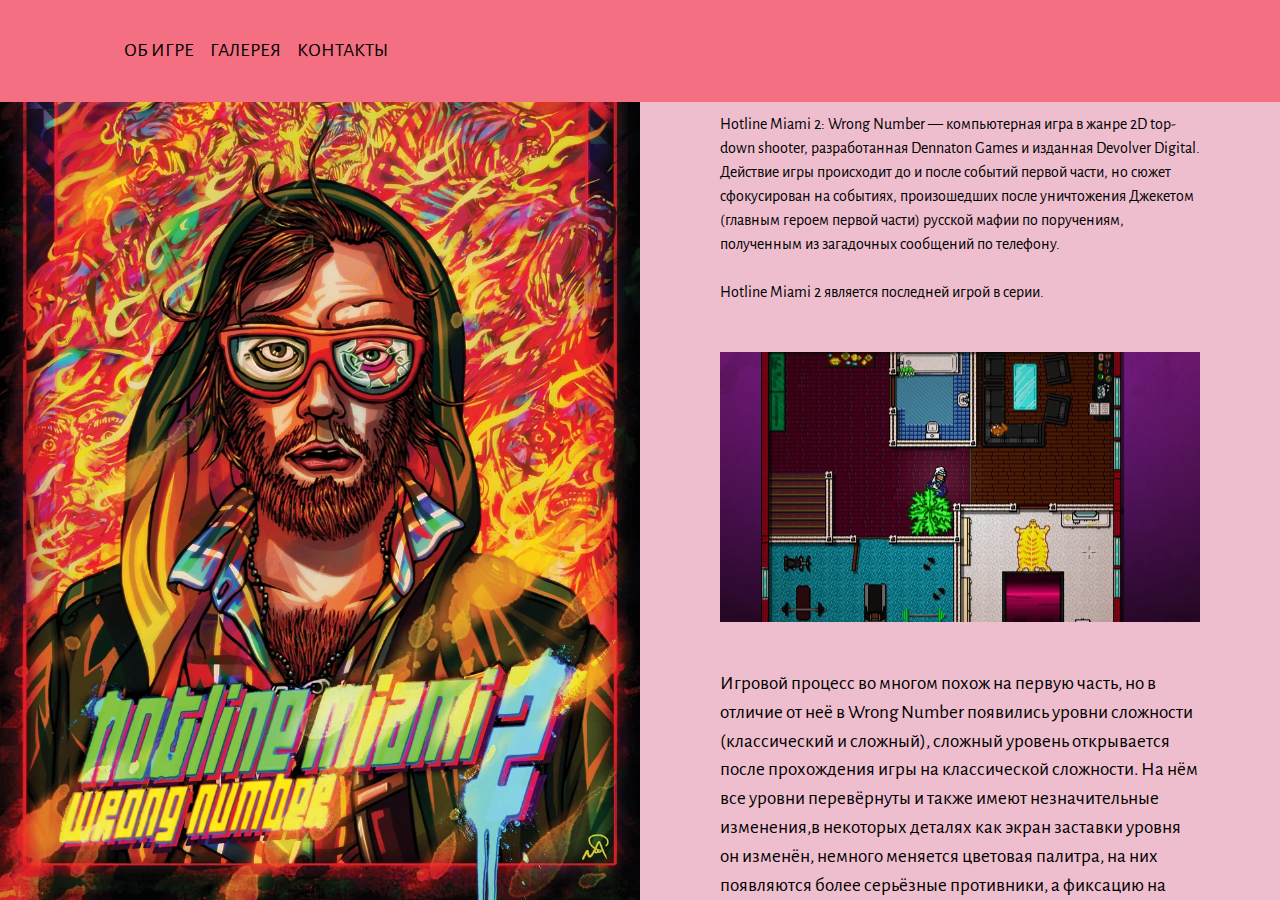
<file: index.html>
<!DOCTYPE html>
<html lang="en" class="no-js">
<head>
    <!-- Meta -->
    <title>About</title>
    <meta charset="UTF-8">
    <!-- Styles -->
    <link href="vendor/bootstrap/css/bootstrap.min.css" rel="stylesheet" type="text/css" />
    <link href="vendor/animate/animate.css" rel="stylesheet" type="text/css" />
    <link href="css/style.css" rel="stylesheet" type="text/css" />
    <link rel="icon" type="img/png" href="img/icon.png" sizes="32x32" />
    <link rel="manifest" href="manifest.json">
    <script src="app.js"></script>
    <meta name="theme-color" content="#317EFB">
    <meta name="viewport" content="width-device-width, initial-scale=1.0">
</head>
   <body>
      <nav class="navbar navbar-expand-lg navbar-dark">
         <div id="toggler" class="wrapper custom-toggler navbar-toggler" data-toggle="collapse" data-target=".navbar-collapse">
            <div class="menu-toggle">
               <span class="icon-bars custom-toggler navbar-toggler-icon"></span>
            </div>
         </div>
         <div id="toggle-nav" class="navbar-collapse collapse">
            <ul class="navbar-nav">
               <li class="nav-item"> <a class="nav-link" href="index.html">Об игре</a> </li>
               <li class="nav-item"> <a class="nav-link" href="index2.html">Галерея</a> </li>
               <li class="nav-item"> <a class="nav-link" href="index3.html">Контакты</a> </li>
            </ul>
         </div>
      </nav>
      <div class="Container">
         <div class="Content">
            <div class="Wrapper">
               <div class="LeftContent col-xl-6 col-sm-12 split-image-left background-2">
               </div>
               <div class="RightContent col-xl-6 col-sm-12 split-image-right">
                  <div class="row justify-content-center">
                     <div class="col-9">
                        <div class="row">
                            <div>
                                Hotline Miami 2: Wrong Number — компьютерная игра в жанре 2D top-down shooter, разработанная Dennaton Games и изданная Devolver Digital. Действие игры происходит до и после событий первой части, но сюжет сфокусирован на событиях, произошедших после уничтожения Джекетом (главным героем первой части) русской мафии по поручениям, полученным из загадочных сообщений по телефону.<br>
                                <br>
                                Hotline Miami 2 является последней игрой в серии.
                                <img class="img-fluid pt-5 pb-5" src="img/photo-6.jpg" alt="Photo">
                                <p>
                                    Игровой процесс во многом похож на первую часть, но в отличие от неё в Wrong Number появились уровни сложности (классический и сложный), сложный уровень открывается после прохождения игры на классической сложности. На нём все уровни перевёрнуты и также имеют незначительные изменения,в некоторых деталях как экран заставки уровня он изменён, немного меняется цветовая палитра, на них появляются более серьёзные противники, а фиксацию на цели нельзя использовать.
                                    <br><br>
                                    В игре появилось 13 управляемых персонажей. У каждого из них собственное видение истории, как у Джекета и Байкера в оригинальной игре. Маски из первой части снова появились в игре, а также добавлены новые маски, дающие новые способности. Каждый персонаж имеет особые способности: Кори может делать перекаты под вражеским огнём, у Марка есть два пистолета-пулемёта, которыми он может стрелять в разные стороны, разводя руки, Алекс и Эш используют бензопилу и пистолет соответственно, Тони не использует оружие, но его удары летальны.
                                    <br><br>
                                    <img class="img-fluid pt-5 pb-5" src="img/photo-3.jpg" alt="Photo">
                                    Анонсированный с выходом игры редактор уровней вышел осенью 2015 года.
                                    <br><br>
                                    Системные требования:<br>
                                    <br>
                                    МИНИМАЛЬНЫЕ:<br>
                                    <br>
                                    ОС: Microsoft® Windows® XP / Vista / 7<br>
                                    Процессор: с тактовой частотой 1.2 ГГц<br>
                                    Оперативная память: 1 ГБ<br>
                                    Видеокарта: с 32 МБ видеопамяти, совместимая с DirectX 8<br>
                                    DirectX®: 9.0c<br>
                                    Жесткий диск: 600 МБ свободного места<br>
                                    Дополнительно: контроллер Microsoft Xbox 360 или контроллер, совместимый с Direct Input<br><br>
                                    РЕКОМЕНДУЕМЫЕ:<br>
                                    <br>
                                    ОС: Microsoft® Windows® XP / Vista / 7<br>
                                    Процессор: с тактовой частотой 1.4 ГГц или лучше<br>
                                    Оперативная память: 2 ГБ<br>
                                    Видеокарта: с 32 МБ видеопамяти, совместимая с DirectX 8<br>
                                    DirectX®: 9.0c<br>
                                    Жесткий диск: 600 МБ свободного места<br>
                                    Дополнительно: контроллер Microsoft Xbox 360 или контроллер, совместимый с Direct Input<br>
                                </p>
                                <img class="img-fluid pt-5 pb-5" src="img/photo-5.jpg" alt="Photo">
                            </div>
                        </div>
                     </div>
                  </div>
               </div>
            </div>
         </div>
      </div>
   </body>
</html>
</file>
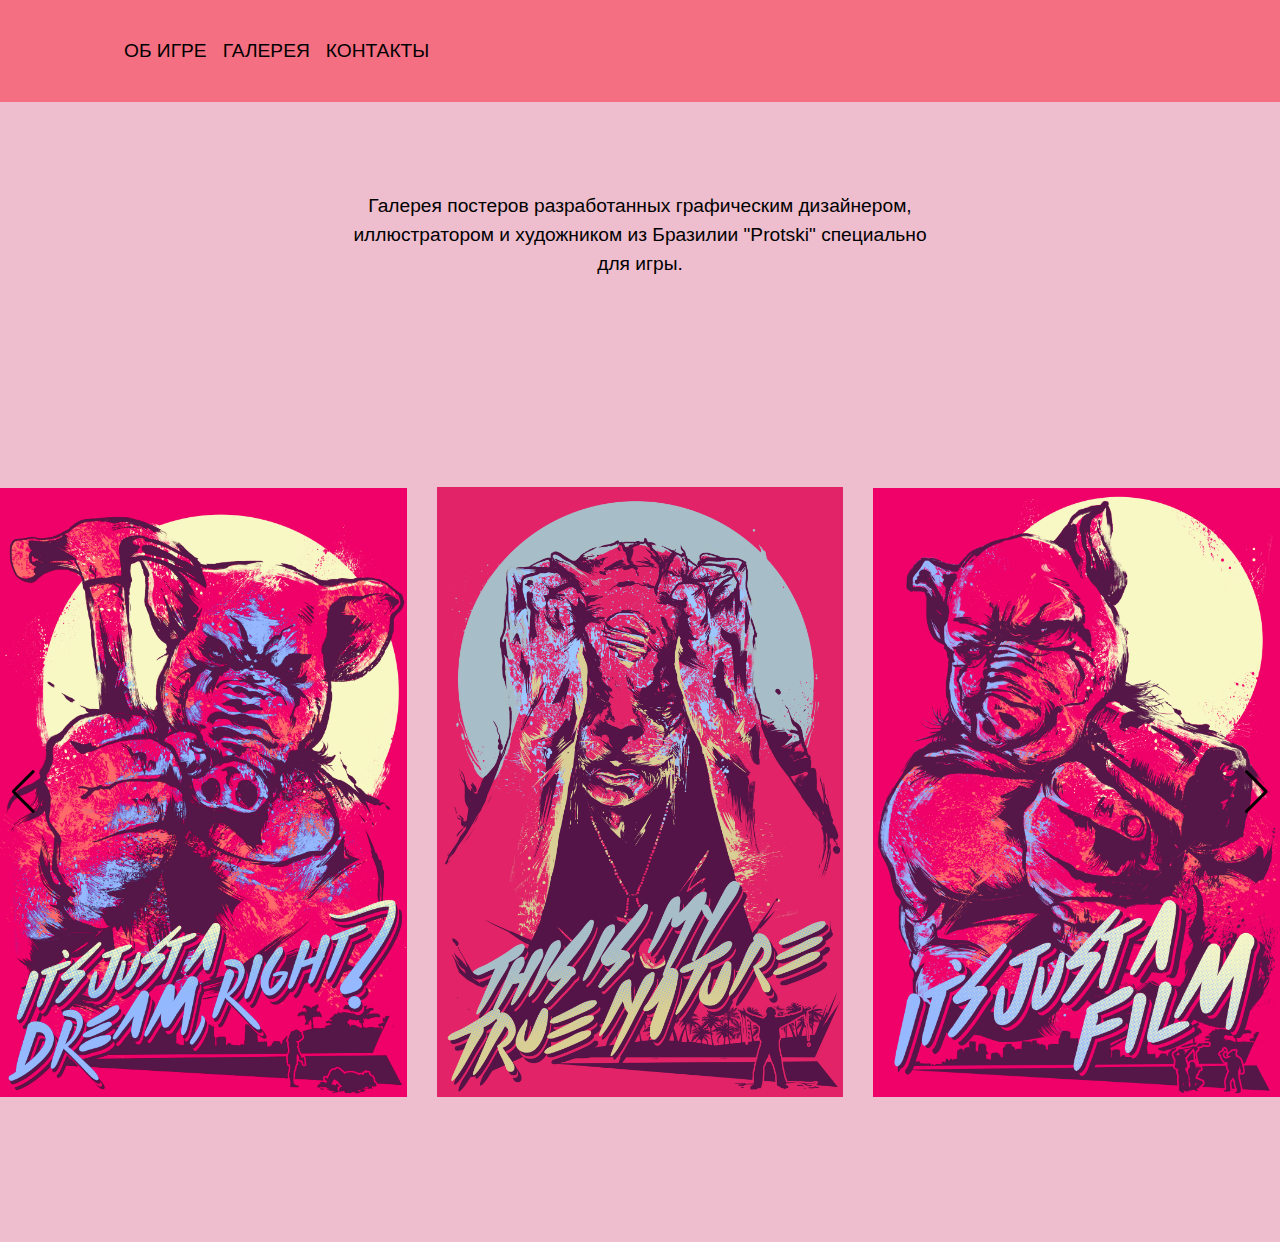
<file: index2.html>
<!DOCTYPE html>
<html lang="en" class="no-js">
   <head>
      <!-- Meta -->
      <title>Works</title>
      <meta charset="UTF-8">
      <!-- Styles -->
      <link href="vendor/bootstrap/css/bootstrap.min.css" rel="stylesheet" type="text/css"/>
      <link href="vendor/animate/animate.css" rel="stylesheet" type="text/css"/>
      <link href="vendor/swiper/css/swiper.min.css" rel="stylesheet" type="text/css"/>
      <link href="css/style.css" rel="stylesheet" type="text/css"/>
      <link rel="icon" type="img/png" href="img/icon.png" sizes="32x32" />
      <style type="text/css">
      </style>
   </head>
   <body>
      <nav class="navbar navbar-expand-lg navbar-dark">
         <a class="navbar-brand mx-auto" href="index.html">
         </a>
         <div id="toggler" class="wrapper custom-toggler navbar-toggler" data-toggle="collapse" data-target=".navbar-collapse">
            <div class="menu-toggle">
               <span class="icon-bars custom-toggler navbar-toggler-icon"></span>
            </div>
         </div>
         <div id="toggle-nav" class="navbar-collapse collapse">
            <ul class="navbar-nav">
               <li class="nav-item"> <a class="nav-link" href="index.html">Об игре</a> </li>
               <li class="nav-item"> <a class="nav-link" href="index2.html">Галерея</a> </li>
               <li class="nav-item"> <a class="nav-link" href="index3.html">Контакты</a> </li>
            </ul>
         </div>
      </nav>
      <!-- Works -->
      <div class="container-fluid works wow fadeInDown">
         <div class="row justify-content-center">
            <div class="col-xl-6 col-md-8 col-sm-12">
               <p class="text-center">
                   Галерея постеров разработанных графическим дизайнером, иллюстратором и художником из Бразилии "Protski" специально для игры.
               </p>
            </div>
         </div>
      </div>
      <!-- End Works -->
      <!-- Swiper -->
      <div class="swiper-container">
         <div class="swiper-wrapper">
            <div class="swiper-slide"> <img class="img-fluid" src="img/gallery/photo-1.jpg" alt="Photo"></div>
            <div class="swiper-slide"> <img class="img-fluid" src="img/gallery/photo-2.jpg" alt="Photo"></div>
            <div class="swiper-slide"> <img class="img-fluid" src="img/gallery/photo-3.jpg" alt="Photo"></div>
            <div class="swiper-slide"> <img class="img-fluid" src="img/gallery/photo-4.jpg" alt="Photo"></div>
            <div class="swiper-slide"> <img class="img-fluid" src="img/gallery/photo-5.jpg" alt="Photo"></div>
            <div class="swiper-slide"> <img class="img-fluid" src="img/gallery/photo-6.jpg" alt="Photo"></div>
            <div class="swiper-slide"> <img class="img-fluid" src="img/gallery/photo-7.jpg" alt="Photo"></div>
            <div class="swiper-slide"> <img class="img-fluid" src="img/gallery/photo-8.jpg" alt="Photo"></div>
            <div class="swiper-slide"> <img class="img-fluid" src="img/gallery/photo-9.jpg" alt="Photo"></div>
         </div>
         <!-- Add Pagination -->
         <div class="swiper-pagination"></div>
         <!-- Add Arrows -->
         <div class="swiper-button-next"></div>
         <div class="swiper-button-prev"></div>
      </div>
      <!-- Swiper JS -->
      <script src="vendor/swiper/js/swiper.min.js"></script>
      <script>
         var swiper = new Swiper('.swiper-container', {
           loop: true,
           loopFillGroupWithBlank: true,
           pagination: {
             el: '.swiper-pagination',
             clickable: true,
           },
           breakpoints: {
         400: {
           slidesPerView: 1,
           slidesPerGroup: 1,
           spaceBetween: 30,
         },
         768: {
           slidesPerView: 2,
           slidesPerGroup: 1,
           spaceBetween: 30,
         },
         1200: {
          slidesPerView: 3,
          slidesPerGroup: 3,
          spaceBetween: 30,
         },
         },
           keyboard: {
               enabled: true,
               onlyInViewport: false,
            },
           navigation: {
             nextEl: '.swiper-button-next',
             prevEl: '.swiper-button-prev',
           },
         });
      </script>
      <!-- End Javascript -->
   </body>
</html>
</file>
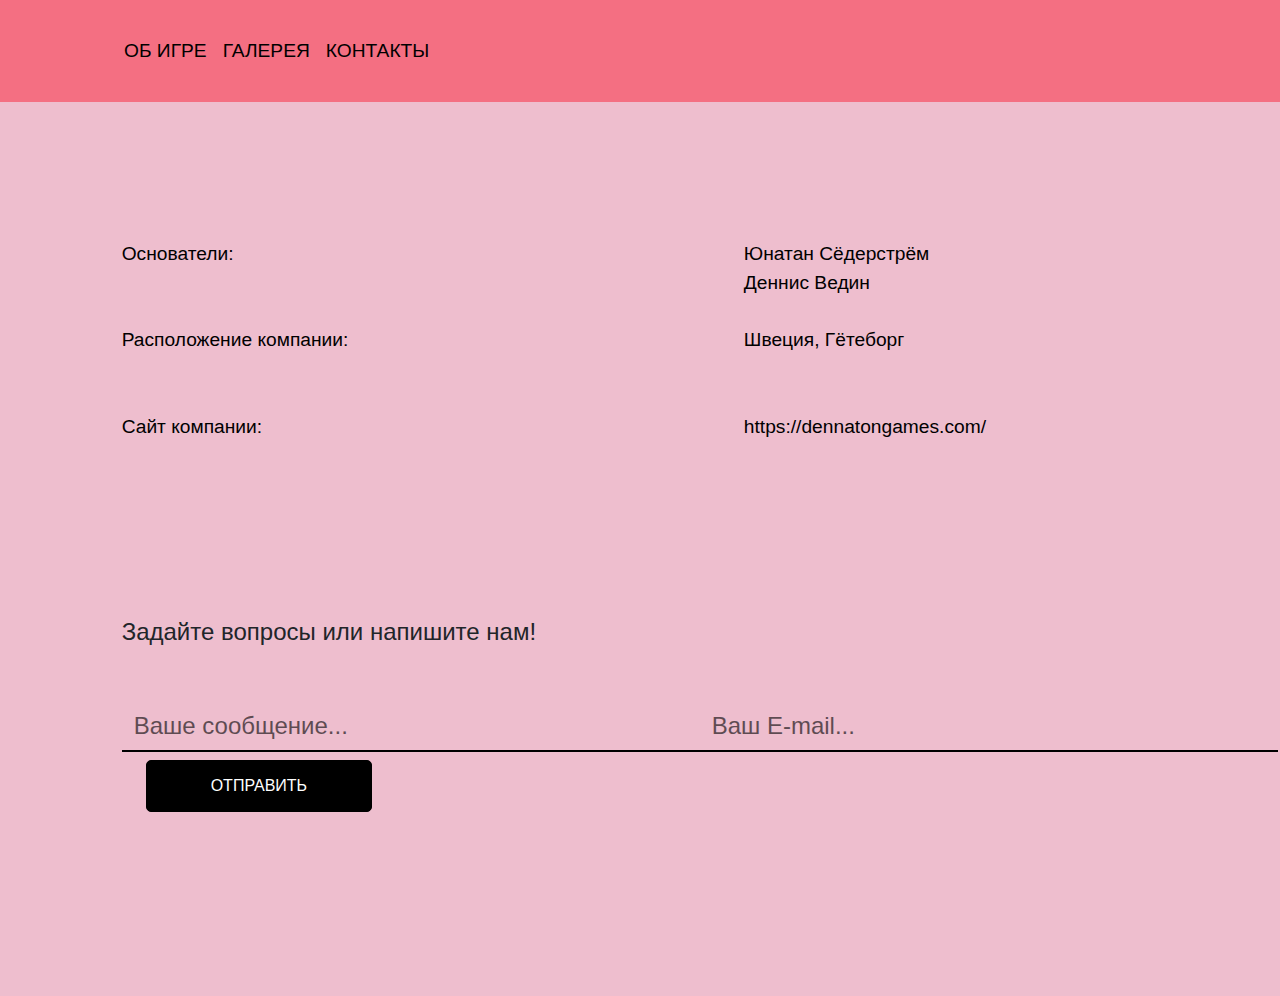
<file: index3.html>
<!DOCTYPE html>
<html lang="en" class="no-js">
<head>
    <!-- Meta -->
    <title>Contact</title>
    <meta charset="UTF-8">
    <!-- Styles -->
    <link href="vendor/bootstrap/css/bootstrap.min.css" rel="stylesheet" type="text/css" />
    <link href="vendor/animate/animate.css" rel="stylesheet" type="text/css" />
    <link href="css/style.css" rel="stylesheet" type="text/css" />
    <link rel="icon" type="img/png" href="img/icon.png" sizes="32x32" />
</head>
   <body>
      <nav class="navbar navbar-expand-lg navbar-dark">
         <a class="navbar-brand mx-auto" href="index.html">
         </a>
         <div id="toggler" class="wrapper custom-toggler navbar-toggler" data-toggle="collapse" data-target=".navbar-collapse">
            <div class="menu-toggle">
               <span class="icon-bars custom-toggler navbar-toggler-icon"></span>
            </div>
         </div>
         <div id="toggle-nav" class="navbar-collapse collapse">
            <ul class="navbar-nav">
               <li class="nav-item"> <a class="nav-link" href="index.html">Об игре</a> </li>
               <li class="nav-item"> <a class="nav-link" href="index2.html">Галерея</a> </li>
               <li class="nav-item"> <a class="nav-link" href="index3.html">Контакты</a> </li>
            </ul>
         </div>
      </nav>
      <!-- Contact -->
      <div class="container-fluid contact">
         <div class="row">
            <div class="col-md-10 offset-md-1">
               <div class="row">
                  <div class="col-md-6 col-sm-12">
                     <p>
                        Основатели:<br>
                                   <br>
                        <br>
                        Расположение компании:<br>
                        <br><br>
                        Сайт компании:<br>
                        
                     </p>
                  </div>
                  <div class="col-md-5 offset-md-1 col-sm-12">
                      <p>
                          Юнатан Сёдерстрём<br>
                          Деннис Ведин<br><br>
                          Швеция, Гётеборг<br><br><br>
                          https://dennatongames.com/
                      </p>
                  </div>
               </div>
            </div>
         </div>
      </div>
      <!-- End Contact -->
      <!-- Contact Form -->
      <div class="container-fluid contact-form">
         <div class="row">
            <div class="col-md-10 offset-md-1 col-sm-12">
               <h2> Задайте вопросы или напишите нам! </h2>
               <form class="form-inline pt-5" action="send.php" method="post">
                  <div class="form-group mb-2">
                     <input type="text" class="form-control" id="inputtext" name="message" placeholder="Ваше сообщение...">
                     <input type="email" class="form-control" id="inputtext" name="email" placeholder="Ваш E-mail...">
                  </div>
                  <button type="submit" class="mx-sm-4 btn btn-primary mb-2">ОТПРАВИТЬ</button>
               </form>
            </div>
         </div>
      </div>
      <!-- End Contact Form -->
      <!-- Javascript -->
      <script src="vendor/jquery.min.js"></script>
      <script src="vendor/bootstrap/js/bootstrap.min.js"></script>
      <script src="vendor/wow/wow.js"></script>
      <script src="js/script.js"></script>
      <script>
         new WOW().init();
      </script>
      <!-- End Javascript -->
   </body>
</html>
</file>
<file: css/style.css>
/* Fonts */

@import url('https://fonts.googleapis.com/css?family=Alegreya+Sans&display=swap');

/* Basic */

* {
	margin: 0;
	padding: 0;
}

html,
body,
.Container {
	height: 100%;
	font-family: 'Alegreya Sans', sans-serif;
}

body {
	background-color: #eebece;
}

.btn {
	border-radius: 0;
}

a:link,
a:hover,
a:visited {
	text-decoration: none;
	color: #000;
}

a:link.white,
a:hover.white,
a:visited.white {
	text-decoration: none;
	color: #fff;
}

.bold {
	font-weight: bold;
}

h1 {
	font-size: 3.5rem;
}

h2 {
	font-size: 1.5rem;
}

p {
	color: #000;
	font-family: 'Alegreya Sans', sans-serif;
	font-size: 1.2rem;
}

.min-100 {
	min-height: 100%;
}


/* Spacing */

.no-gutter {
	margin-right: 0;
	margin-left: 0;
	padding-right: 0;
	padding-left: 0;
}


/* Navbar */

.navbar {
	position: absolute;
	z-index: 99999;
	top: 0;
	width: 100%;
	padding: 1.8rem 1rem;
	font-family: 'Alegreya Sans', sans-serif;
	background-color: #f46f82;
}

.navbar-dark .navbar-nav .nav-link {
	color: #000;
	position: relative;
	left: 100px;
}

.navbar-dark .navbar-nav .nav-link:focus,
.navbar-dark .navbar-nav .nav-link:hover {
	color: #555;
	position: relative;
	left: 1000px;
}

.navbar a:link,
.navbar a:hover,
.navbar a:visited {
	text-decoration: none;
	color: #000;
	text-transform: uppercase;
}

.navbar-dark .navbar-toggler {
	border: none;
}

.navbar .navbar-collapse {
	text-align: center;
}

.navbar-brand {
	padding-top: 0;
}

.wrapper {
	margin: 0;
	width: 200px;
	height: 40px;
}

.menu-toggle {
	display: block;
	height: 40px;
	padding: 0;
	z-index: 1;
	background-color: #f46f82;
	border: 0 none;
	cursor: pointer;
	font-family: sans-serif;
	outline: medium none;
	overflow: visible;
	text-align: center;
	vertical-align: middle;
	height: 31px;
	width: 35px;
	right: 0px;
	top: 0;
	position: relative;
}

.menu-toggle:before {
	content: attr(data-label);
	display: block;
	padding: 12px 0;
	position: absolute;
	right: 100%;
	top: 0;
	transition: color 0.2s ease 0s, opacity 0.3s ease 0s, visibility 0.3s ease 0s;
}

.menu--is-revealed .menu-toggle:before {
	opacity: 0;
	visibility: hidden;
}

.menu-toggle .icon-bars,
.menu-toggle .icon-bars:before,
.menu-toggle .icon-bars:after {
	transition: background-color 0.2s ease;
}

.menu-toggle:focus .icon-bars,
.menu-toggle:focus .icon-bars:before,
.menu-toggle:focus .icon-bars:after,
.menu-toggle:hover .icon-bars,
.menu-toggle:hover .icon-bars:before,
.menu-toggle:hover .icon-bars:after {
	background-color: #f46f82;
}

.menu-toggle .icon-bars {
	transition: transform 0.3s ease-in, background-color 0.2s ease;
	background-color: #f46f82;
}

	.menu-toggle .icon-bars:before,
	.menu-toggle .icon-bars:after {
		transition: top 0.3s 0.3s ease-in, transform 0.3s ease-in, background-color 0.2s ease;
		background-color: #f46f82;
	}

.menu-toggle:active .icon-bars,
.menu--is-revealed .menu-toggle .icon-bars {
	transition: transform 0.3s 0.2s ease-in, background-color 0.2s ease;
	transform: rotate3d(0, 0, 1, 135deg);
}

.menu-toggle:active .icon-bars:before,
.menu-toggle:active .icon-bars:after,
.menu--is-revealed .menu-toggle .icon-bars:before,
.menu--is-revealed .menu-toggle .icon-bars:after {
	transition: top 0.2s ease-in, transform 0.3s 0.2s ease-in, background-color 0.2s ease;
	transform: rotate3d(0, 0, 1, 90deg);
	top: 0;
}

.menu--is-revealed .menu-toggle {
	position: fixed;
	top: 31px;
	right: 22px;

}

.nav-item {
	font-size: 1.2rem;
}

.icon-bars {
	position: relative;
	
}

	.icon-bars,
	.icon-bars:before,
	.icon-bars:after {
		display: block;
		width: 32px;
		height: 2px;
		background-color: #f46f82;
	}

.icon-bars,
.icon-bars:before,
.icon-bars:after {
	background-color: #f46f82;
}

.icon-bars:before,
.icon-bars:after {
	content: "";
	position: absolute;
	left: 0;
}

.icon-bars:before {
	top: 0.5em;
}

.icon-bars:after {
	top: -0.5em;
}

@media (min-width: 990px) {
	.navbar-brand {
		position: absolute;
		left: 50%;
		transform: translateX(-50%);
		/**optional offset from top**/
		max-height: 40px;
	}
}

@media screen and (min-width:768px) {
	.navbar-brand-centered {
		position: absolute;
		left: 50%;
		display: block;
		width: 100%;
		text-align: center;
	}
	.navbar>.container .navbar-brand-centered,
	.navbar>.container-fluid .navbar-brand-centered {
		margin-left: -50%;
	}
}

.navbar-toggler-icon {
	top: 15px;
	right: 0px;
	position: absolute;
}

.navbar-dark .navbar-toggler-icon {
	background-image: url("data:image/svg+xml;charset=utf8,%3Csvg viewBox='0 0 32 32' xmlns='http://www.w3.org/2000/svg'%3E%3Cpath stroke='rgba(0,0,0, 1)' stroke-width='2' stroke-linecap='round' stroke-miterlimit='10' d='M4 8h24M4 16h24M4 24h24'/%3E%3C/svg%3E");
}

.custom-toggler .navbar-toggler-icon {
	background-image: url("data:image/svg+xml;charset=utf8,%3Csvg viewBox='0 0 32 32' xmlns='http://www.w3.org/2000/svg'%3E%3Cpath stroke='rgba(0,0,0, 1)' stroke-width='2' stroke-linecap='round' stroke-miterlimit='10' d='M4 8h24M4 16h24M4 24h24'/%3E%3C/svg%3E");
}

.custom-toggler.navbar-toggler {
	border-color: rgb(0, 0, 0);
	z-index: 9999;
}

@media screen and (max-width:991px) {
	.navbar-collapse {
		height: 100vh;
		background-color: #f46f82;
		top: 0;
		left: 0;
		width: 100%;
		position: fixed;
	}
	.navbar-nav {
		position: absolute;
		top: 50%;
		left: 50%;
		height: 30%;
		width: 50%;
		margin: -15% 0 0 -25%;
	}
}

.navbar-toggler {
	height: 30px;
	width: 21px;
	position: relative;
	right: 22px;
	left: 1000px;
}

@media (min-width: 992px) {
	#social {
		display: none;
	}
}

@media (max-width: 991px) {
	#social {
		border-top: 1px solid #000;
		position: absolute;
		bottom: 0;
		width: 90%;
		margin: 5%;
	}
	#social p {
		font-size: 0.9rem;
		padding-top: 1rem;
	}
}


/* Half Page */

.Container:before {
	content: '';
	height: 100%;
	float: left;
}

.Content {
	position: relative;
	z-index: 1;
}

.Content:after {
	content: '';
	clear: both;
	display: block;
}

.Wrapper {
	position: absolute;
	width: 100%;
	height: 100%;
	color: #000;
	background-color: #f46f82;
}

.LeftContent {
	float: left;
	margin: 0;
	padding: 0;
}

.RightContent {
	overflow: auto;
}

@media (min-width: 1200px) {
	.Wrapper>div {
		height: 100%;
	}
}

.split-image-left {
	background-size: cover;
	background-position: center;
	background-repeat: no-repeat;
	height: 100vh;
}

.background-1 {
	background-image: url("../img/photo-6.jpg");
}

.background-2 {
	background-image: url("../img/photo-4.jpg");
}

.split-image-right {
	padding-top: 7rem;
	padding-bottom: 10rem;
	background-color: #eebece;
}

.signature {
	padding-top: 2rem;
	height: 6rem;
}


/* Works - Horizontal Gallery */

.swiper-container {
	width: 100%;
	height: 100%;
	margin-bottom: 5rem;
}

@media (max-width: 1200px) {
	.swiper-container {
		padding: 0 20px 0;
	}
}

.swiper-slide {
	text-align: center;
	font-size: 18px;
	/* Center slide text vertically */
	display: -webkit-box;
	display: -ms-flexbox;
	display: -webkit-flex;
	display: flex;
	-webkit-box-pack: center;
	-ms-flex-pack: center;
	-webkit-justify-content: center;
	justify-content: center;
	-webkit-box-align: center;
	-ms-flex-align: center;
	-webkit-align-items: center;
	align-items: center;
}

 :root {
	--swiper-theme-color: #000;
}

.swiper-pagination {
	display: none;
}


/* Works */

.works {
	font-size: 1.2em;
	padding-top: 10em;
	padding-bottom: 3rem;
}


/* Contact */

.contact {
	font-size: 1.8em;
	padding-top: 15rem;
	padding-bottom: 10rem;
}


/* Contact Form */

.contact-form {
	font-size: 1.2em;
	padding-bottom: 11rem;
}

.contact-form .btn-primary {
	color: #fff;
	background-color: #000;
	border-color: #000;
}

.contact-form .form-control {
	color: #000;
	background-color: transparent;
	border-color: #000;
	border-width: 0 0 2px 0;
	border-radius: 0;
	border-style: solid;
	font-size: 1.5rem;
}

.form-control::-webkit-input-placeholder {
	color: #000;
	opacity: 0.6;
}

.form-control {
	padding: 1.5rem 16rem 1.5rem 0.75rem
}

.contact-form .btn {
	padding: 0.8rem 4rem;
	border-radius: 5px;
}
</file>
